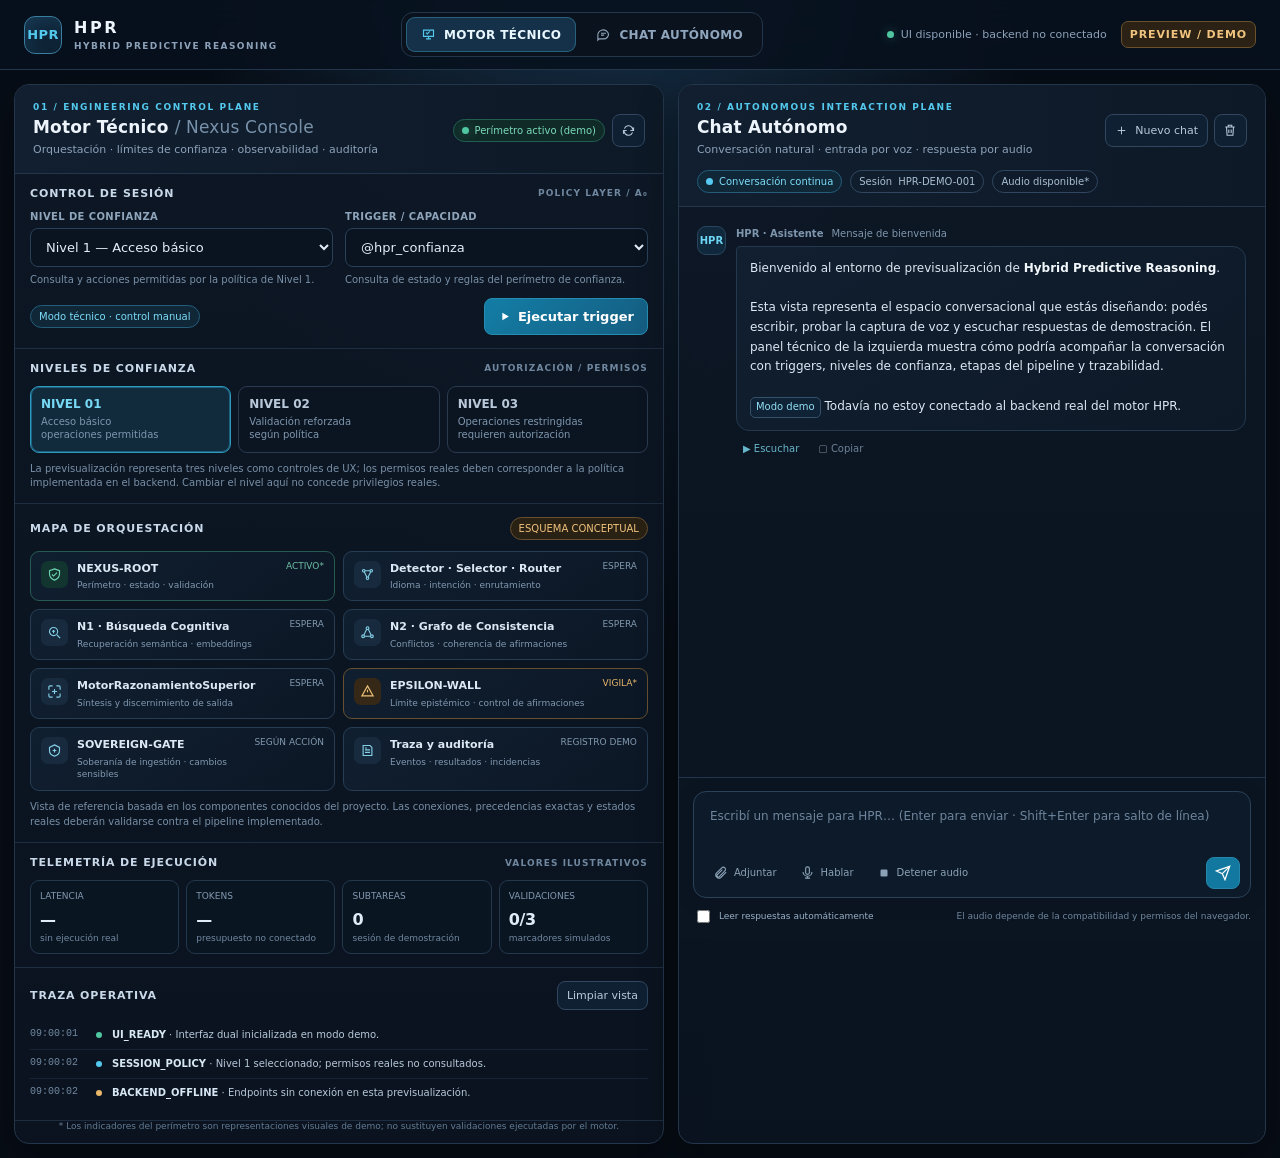
<file: HPR/imajenes y diagramas/HPR_interfaz_dual_previsualizacion.html>
<!doctype html>
<html lang="es">
<head>
<meta charset="utf-8" />
<meta name="viewport" content="width=device-width, initial-scale=1" />
<title>HPR — Interfaz Dual | Previsualización</title>
<style>
:root{--bg:#070d16;--panel:#0c1522;--panel2:#101d2c;--panel3:#132338;--line:#24364b;--line2:#30475f;--text:#edf4fb;--muted:#8da2b9;--cyan:#53c9ee;--cyan2:#209ac5;--green:#50c7a0;--amber:#e9b76a;--red:#e47783;--shadow:0 16px 42px #0005;--radius:15px;font-family:Inter,ui-sans-serif,system-ui,-apple-system,BlinkMacSystemFont,"Segoe UI",sans-serif}
*{box-sizing:border-box}body{margin:0;background:radial-gradient(ellipse at 48% -20%,#18344d 0,transparent 46%),var(--bg);color:var(--text);min-height:100vh;font-size:13px}button,select,input,textarea{font:inherit}button{cursor:pointer;color:inherit}button:focus-visible,select:focus-visible,textarea:focus-visible,input:focus-visible{outline:2px solid var(--cyan);outline-offset:2px}.app{min-height:100vh;display:flex;flex-direction:column}.topbar{height:70px;display:flex;align-items:center;justify-content:space-between;gap:20px;padding:0 24px;border-bottom:1px solid var(--line);background:#08111ddc;backdrop-filter:blur(15px);position:sticky;top:0;z-index:10}.brand{display:flex;align-items:center;gap:12px;min-width:220px}.logo{width:38px;height:38px;border:1px solid #397da0;border-radius:11px;display:grid;place-items:center;color:var(--cyan);font-weight:850;letter-spacing:.03em;background:linear-gradient(145deg,#15314a,#0b1928);box-shadow:inset 0 0 18px #2cb5df18}.brandname{font-weight:780;letter-spacing:.16em;font-size:16px}.brandname small{display:block;margin-top:4px;color:var(--muted);font-size:9px;letter-spacing:.16em;font-weight:600}.tabs{display:flex;gap:5px;padding:4px;border:1px solid var(--line);background:#09121d;border-radius:12px}.tab{border:0;background:transparent;padding:10px 15px;border-radius:9px;color:#8fa5bc;display:flex;align-items:center;gap:8px;font-size:12px;font-weight:700;letter-spacing:.03em}.tab.active{background:#153149;color:#e9f8ff;box-shadow:inset 0 0 0 1px #28617c}.tab.active svg{color:var(--cyan)}.topright{display:flex;align-items:center;gap:14px;color:var(--muted);font-size:11px}.demo-tag{border:1px solid #69512e;border-radius:7px;padding:6px 8px;color:#f0c47e;background:#2b2114;font-weight:750;letter-spacing:.08em}.sysstate{display:flex;align-items:center;gap:7px;white-space:nowrap}.dot{width:7px;height:7px;background:var(--green);border-radius:50%;box-shadow:0 0 11px #50c7a066;display:inline-block}.workspace{flex:1;display:grid;grid-template-columns:minmax(530px,1.05fr) minmax(450px,.95fr);gap:14px;padding:14px;max-width:1920px;width:100%;margin:0 auto;align-items:stretch}.pane{min-width:0;background:linear-gradient(180deg,#0d1725f5,#0a131ff5);border:1px solid var(--line);border-radius:var(--radius);overflow:hidden;display:flex;flex-direction:column;box-shadow:var(--shadow);min-height:calc(100vh - 99px)}.pane-head{padding:17px 18px 14px;border-bottom:1px solid var(--line);background:linear-gradient(90deg,#111f30,#0e1927)}.pane-head-row{display:flex;align-items:center;justify-content:space-between;gap:10px}.eyebrow{font-size:9px;letter-spacing:.18em;color:var(--cyan);font-weight:800;text-transform:uppercase}.pane-title{font-size:17px;letter-spacing:.01em;font-weight:760;margin:5px 0 0}.pane-sub{color:var(--muted);font-size:11px;margin-top:5px;line-height:1.5}.head-actions{display:flex;gap:7px;align-items:center}.iconbtn,.smallbtn,.primarybtn,.subtlebtn{border:1px solid var(--line2);border-radius:8px;background:#102033;color:#b7cada;padding:8px 10px;display:inline-flex;align-items:center;justify-content:center;gap:7px;transition:.15s ease;white-space:nowrap}.iconbtn{width:33px;height:33px;padding:0}.iconbtn:hover,.smallbtn:hover,.subtlebtn:hover{border-color:#4d7b99;background:#142a3d;color:#f0f7ff}.primarybtn{background:linear-gradient(135deg,#137ea6,#155c80);border-color:#258db2;color:white;font-weight:750;padding:10px 13px}.primarybtn:hover{filter:brightness(1.12)}.subtlebtn{background:#0c1725}.smallbtn{font-size:11px;padding:7px 9px}.pill{display:inline-flex;align-items:center;gap:6px;padding:5px 8px;border-radius:99px;border:1px solid var(--line2);color:#a9bed2;font-size:10px;white-space:nowrap}.pill.green{border-color:#225e50;background:#102a27;color:#7adbb9}.pill.cyan{border-color:#245d79;background:#102738;color:#7cddf8}.pill.amber{border-color:#67502f;background:#2a2115;color:#f0c27c}.pill.red{border-color:#653640;background:#28141b;color:#ef9ba6}.section{padding:13px 15px;border-bottom:1px solid #1e2d3f}.section-head{display:flex;justify-content:space-between;align-items:center;gap:8px;margin-bottom:11px}.section-title{font-size:11px;font-weight:800;letter-spacing:.08em;color:#c9d9e9;text-transform:uppercase}.muted{color:var(--muted)}.fieldlabel{display:block;color:#8ea5bb;font-size:10px;font-weight:700;letter-spacing:.04em;margin-bottom:6px}.controls-grid{display:grid;grid-template-columns:1fr 1fr;gap:12px}.field select,.field input{width:100%;border:1px solid #294158;border-radius:8px;background:#0a1421;color:#e2edf8;padding:10px 11px;outline:none}.select-note{color:#7990a7;font-size:10px;line-height:1.4;margin-top:6px}.control-footer{display:flex;align-items:center;justify-content:space-between;gap:10px;margin-top:11px}.confidence-strip{display:grid;grid-template-columns:repeat(3,1fr);gap:7px}.level{border:1px solid #2a3b50;border-radius:9px;background:#0b1522;padding:10px;text-align:left;min-width:0}.level strong{display:block;font-size:12px;color:#b9c9d9;margin-bottom:4px}.level span{display:block;color:#7f96ad;font-size:10px;line-height:1.35}.level.selected{background:#112b3d;border-color:#3099bf;box-shadow:inset 0 0 0 1px #1b607d}.level.selected strong{color:#78d9f5}.pipeline-wrap{position:relative}.pipeline{display:grid;grid-template-columns:1fr 1fr;gap:8px}.node{position:relative;border:1px solid #263d54;border-radius:9px;padding:9px 10px;background:linear-gradient(145deg,#101f30,#0c1725);min-width:0;display:flex;gap:9px;align-items:flex-start}.node.active{border-color:#299cc1;background:linear-gradient(145deg,#12354a,#102337)}.node.ok{border-color:#275b50}.node.warn{border-color:#66502f}.node-icon{width:27px;height:27px;flex:0 0 27px;display:grid;place-items:center;border-radius:7px;background:#182b3e;color:#83cfe6}.node.ok .node-icon{background:#12352f;color:#70d4b3}.node.warn .node-icon{background:#352817;color:#edc17a}.node-name{font-weight:730;font-size:11px;color:#dce8f4;line-height:1.4}.node-meta{font-size:9px;color:#8199b1;margin-top:3px;line-height:1.4}.node-status{margin-left:auto;font-size:9px;color:#6fbfa7;white-space:nowrap}.pipeline-caption{font-size:10px;color:#788fa6;line-height:1.45;margin-top:9px}.telemetry{display:grid;grid-template-columns:repeat(4,1fr);gap:7px}.metric{border:1px solid #24384c;border-radius:9px;background:#0a1522;padding:10px 9px;min-width:0}.metric label{display:block;font-size:9px;color:#839ab1;line-height:1.3}.metric strong{display:block;margin-top:7px;font-size:16px;letter-spacing:-.02em;color:#e0edf8}.metric small{display:block;margin-top:4px;color:#7188a0;font-size:9px}.events{display:flex;flex-direction:column;gap:0}.event{display:grid;grid-template-columns:58px 8px 1fr;gap:8px;align-items:start;padding:7px 0;border-bottom:1px solid #172537;font-size:10px}.event:last-child{border-bottom:0}.event-time{font-family:ui-monospace,monospace;color:#7189a1}.event-mark{width:6px;height:6px;border-radius:50%;margin-top:4px;background:var(--cyan)}.event-mark.good{background:var(--green)}.event-mark.warn{background:var(--amber)}.event-text{color:#b8c9d9;line-height:1.4}.event-text b{font-weight:720;color:#d8e7f4}.security-row{display:grid;grid-template-columns:repeat(3,1fr);gap:7px}.security-item{border:1px solid #263b50;border-radius:8px;padding:9px;background:#0b1623;min-width:0}.security-item strong{display:block;font-size:10px;color:#d6e4f0}.security-item span{display:block;font-size:9px;color:#8198af;margin-top:4px;line-height:1.35}.chat-pane{position:relative}.chat-pane .pane-head{padding-bottom:13px}.chat-head-controls{display:flex;gap:6px}.chat-mode-line{display:flex;align-items:center;gap:8px;margin-top:11px;flex-wrap:wrap}.chat-messages{flex:1;padding:19px 18px 14px;overflow:auto;display:flex;flex-direction:column;gap:17px;min-height:300px;max-height:calc(100vh - 330px);scroll-behavior:smooth}.message{display:flex;gap:10px;align-items:flex-start;max-width:100%}.message.user{flex-direction:row-reverse}.avatar{width:29px;height:29px;border-radius:9px;flex:0 0 29px;display:grid;place-items:center;border:1px solid #2a465e;background:#10283b;color:#6cd6f4;font-size:10px;font-weight:850}.user .avatar{background:#253243;color:#c4d1df;border-color:#425469}.message-main{min-width:0;max-width:calc(100% - 40px)}.message.user .message-main{display:flex;flex-direction:column;align-items:flex-end}.message-meta{font-size:10px;color:#7e96ad;margin:2px 0 7px;display:flex;gap:8px;align-items:center}.bubble{border:1px solid #24394e;background:linear-gradient(145deg,#111f30,#0d1927);padding:12px 13px;border-radius:4px 13px 13px 13px;color:#dce8f4;line-height:1.65;font-size:12px;overflow-wrap:anywhere}.user .bubble{border-color:#22536a;background:#123044;border-radius:13px 4px 13px 13px;color:#e5f6ff}.bubble strong{color:#f2f7fb}.bubble .inline-tag{display:inline-block;border:1px solid #35516a;background:#102235;border-radius:5px;padding:1px 5px;font-size:10px;color:#91dff4}.message-actions{display:flex;gap:5px;margin-top:7px;opacity:.82}.message-actions button{border:1px solid transparent;background:transparent;color:#839ab0;padding:4px 6px;border-radius:5px;font-size:10px;display:flex;gap:5px;align-items:center}.message-actions button:hover{border-color:#304a61;color:#d2e2ef;background:#132438}.message.user .message-actions{display:none}.response-audio{color:#7ad8ef!important}.typing{display:inline-flex;gap:4px;padding:5px 0}.typing i{width:5px;height:5px;border-radius:50%;background:#6fc6e2;animation:pulse 1s infinite alternate}.typing i:nth-child(2){animation-delay:.2s}.typing i:nth-child(3){animation-delay:.4s}@keyframes pulse{to{opacity:.25;transform:translateY(-3px)}}.chat-bottom{border-top:1px solid var(--line);background:#0b1522;padding:13px 14px 12px}.composer{border:1px solid #2a4158;background:#0d1a29;border-radius:13px;padding:8px 9px;box-shadow:0 5px 20px #0002}.composer:focus-within{border-color:#3987a8;box-shadow:0 0 0 2px #2ea6d51a}.composer textarea{width:100%;resize:none;min-height:50px;max-height:150px;border:0;outline:0;background:transparent;color:#eaf4fc;padding:7px 7px;font-size:12px;line-height:1.55}.composer textarea::placeholder{color:#6e859d}.compose-row{display:flex;align-items:center;justify-content:space-between;gap:8px;padding:3px 1px 0}.compose-tools{display:flex;align-items:center;gap:5px}.toolbtn{border:1px solid transparent;background:transparent;color:#8ba2b7;border-radius:7px;min-height:30px;padding:5px 8px;display:flex;align-items:center;gap:6px;font-size:10px}.toolbtn:hover{background:#15283a;color:#d9edf8;border-color:#2b455c}.toolbtn.recording{color:#ff9eab;border-color:#82454f;background:#311921}.sendbtn{height:32px;min-width:34px;border-radius:8px;border:1px solid #2487ab;background:#1378a0;color:white;display:grid;place-items:center}.sendbtn:disabled{opacity:.4;cursor:not-allowed}.composer-foot{display:flex;justify-content:space-between;align-items:center;margin-top:9px;color:#6f859b;font-size:9px;gap:8px}.toggle{display:inline-flex;align-items:center;gap:6px;color:#99b0c5;cursor:pointer}.toggle input{accent-color:#28acd2}.toast{position:fixed;right:20px;bottom:20px;z-index:40;max-width:350px;background:#13283b;border:1px solid #39718d;color:#e4f5ff;padding:12px 15px;border-radius:10px;box-shadow:var(--shadow);opacity:0;transform:translateY(8px);pointer-events:none;transition:.2s}.toast.show{opacity:1;transform:translateY(0)}.file-chip{display:none;margin:6px 2px 0;color:#9ddff0;font-size:10px}.file-chip.show{display:block}.footnote{padding:0 18px 12px;font-size:9px;color:#637b92;text-align:center}.mini-label{font-size:9px;letter-spacing:.12em;color:#6f879f;text-transform:uppercase;font-weight:800}.separator{height:1px;background:#1d2c3e;margin:12px 0}.hidden{display:none!important}.sr-only{position:absolute;width:1px;height:1px;overflow:hidden;clip:rect(0,0,0,0);white-space:nowrap}
@media(max-width:1080px){.workspace{grid-template-columns:minmax(0,1fr);}.pane{min-height:auto}.tech-pane{order:1}.chat-pane{order:2}.chat-messages{max-height:560px;min-height:420px}.topbar{padding:0 14px}.topright .sysstate{display:none}}
@media(max-width:650px){.topbar{height:auto;min-height:70px;flex-wrap:wrap;padding:12px;gap:10px}.brand{min-width:auto}.tabs{order:3;width:100%;}.tab{flex:1;justify-content:center;padding:9px 6px;font-size:10px}.topright{margin-left:auto}.demo-tag{font-size:9px}.workspace{padding:8px;gap:9px}.pane-head{padding:13px}.section{padding:11px}.controls-grid{grid-template-columns:1fr}.telemetry{grid-template-columns:1fr 1fr}.pipeline{grid-template-columns:1fr}.security-row{grid-template-columns:1fr}.chat-messages{padding:14px 11px;min-height:370px}.chat-bottom{padding:10px}.pane-title{font-size:15px}.head-actions .smallbtn span{display:none}}
</style>
</head>
<body>
<div class="app">
  <header class="topbar">
    <div class="brand"><div class="logo">HPR</div><div class="brandname">HPR <small>HYBRID PREDICTIVE REASONING</small></div></div>
    <nav class="tabs" aria-label="Áreas de trabajo">
      <button class="tab active" id="tab-tech" onclick="focusPane('tech')"><svg width="15" height="15" viewBox="0 0 24 24" fill="none" stroke="currentColor" stroke-width="1.8"><path d="M4 5h16v10H4zM8 19h8M12 15v4"/><path d="m8 9 2 2 4-4"/></svg> MOTOR TÉCNICO</button>
      <button class="tab" id="tab-chat" onclick="focusPane('chat')"><svg width="15" height="15" viewBox="0 0 24 24" fill="none" stroke="currentColor" stroke-width="1.8"><path d="M20 11.5a7.5 7.5 0 0 1-7.5 7.5H5l-2 2v-6a7.5 7.5 0 1 1 17-3.5Z"/><path d="M8 10h8M8 13h5"/></svg> CHAT AUTÓNOMO</button>
    </nav>
    <div class="topright"><span class="sysstate"><i class="dot"></i> UI disponible · backend no conectado</span><span class="demo-tag">PREVIEW / DEMO</span></div>
  </header>
  <main class="workspace">
    <!-- LEFT: TECHNICAL ENGINE -->
    <section class="pane tech-pane" id="tech-pane" aria-label="Motor Técnico HPR">
      <div class="pane-head">
        <div class="pane-head-row"><div><div class="eyebrow">01 / Engineering control plane</div><div class="pane-title">Motor Técnico <span style="color:#7892aa;font-weight:500">/ Nexus Console</span></div><div class="pane-sub">Orquestación · límites de confianza · observabilidad · auditoría</div></div><div class="head-actions"><span class="pill green"><i class="dot"></i> Perímetro activo (demo)</span><button class="iconbtn" title="Actualizar vista" onclick="refreshTech()"><svg width="15" height="15" viewBox="0 0 24 24" fill="none" stroke="currentColor" stroke-width="1.8"><path d="M20 7v5h-5M4 17v-5h5"/><path d="M5.5 9a7 7 0 0 1 12-2L20 12M4 12l2.5 5a7 7 0 0 0 12-2"/></svg></button></div></div>
      </div>
      <div class="section">
        <div class="section-head"><div class="section-title">Control de sesión</div><span class="mini-label">Policy layer / A₀</span></div>
        <div class="controls-grid">
          <div class="field"><label class="fieldlabel" for="confidence">NIVEL DE CONFIANZA</label><select id="confidence" onchange="confidenceChanged()"><option value="1">Nivel 1 — Acceso básico</option><option value="2">Nivel 2 — Confianza reforzada</option><option value="3">Nivel 3 — Acceso restringido</option></select><div class="select-note" id="confidence-note">Consulta y acciones permitidas por la política de Nivel 1.</div></div>
          <div class="field"><label class="fieldlabel" for="trigger">TRIGGER / CAPACIDAD</label><select id="trigger" onchange="triggerChanged()"><option value="@hpr_confianza">@hpr_confianza</option><option value="@nivel1">@nivel1</option><option value="@web_search">@web_search</option><option value="N1 · Búsqueda Cognitiva">N1 · Búsqueda Cognitiva</option><option value="N2 · Grafo de Consistencia">N2 · Grafo de Consistencia</option><option value="MotorRazonamientoSuperior">MotorRazonamientoSuperior</option><option value="SOVEREIGN-GATE">SOVEREIGN-GATE</option></select><div class="select-note" id="trigger-note">Consulta de estado y reglas del perímetro de confianza.</div></div>
        </div>
        <div class="control-footer"><span class="pill cyan" id="mode-pill">Modo técnico · control manual</span><button class="primarybtn" onclick="executeTrigger()"><svg width="13" height="13" viewBox="0 0 24 24" fill="currentColor"><path d="m8 5 12 7-12 7z"/></svg> Ejecutar trigger</button></div>
      </div>
      <div class="section">
        <div class="section-head"><div class="section-title">Niveles de confianza</div><span class="mini-label">Autorización / permisos</span></div>
        <div class="confidence-strip" role="group" aria-label="Elegir nivel de confianza">
          <button class="level selected" data-level="1" onclick="setLevel(1)"><strong>NIVEL 01</strong><span>Acceso básico<br>operaciones permitidas</span></button>
          <button class="level" data-level="2" onclick="setLevel(2)"><strong>NIVEL 02</strong><span>Validación reforzada<br>según política</span></button>
          <button class="level" data-level="3" onclick="setLevel(3)"><strong>NIVEL 03</strong><span>Operaciones restringidas<br>requieren autorización</span></button>
        </div>
        <div class="select-note" style="margin-top:9px">La previsualización representa tres niveles como controles de UX; los permisos reales deben corresponder a la política implementada en el backend. Cambiar el nivel aquí no concede privilegios reales.</div>
      </div>
      <div class="section">
        <div class="section-head"><div class="section-title">Mapa de orquestación</div><span class="pill amber" id="pipeline-status">ESQUEMA CONCEPTUAL</span></div>
        <div class="pipeline pipeline-wrap" id="pipeline">
          <div class="node ok" data-node="nexus"><div class="node-icon"><svg width="15" height="15" viewBox="0 0 24 24" fill="none" stroke="currentColor" stroke-width="1.8"><path d="M12 3 20 6v5c0 5-3.5 8-8 10-4.5-2-8-5-8-10V6z"/><path d="m8 12 2.5 2.5L16 9"/></svg></div><div><div class="node-name">NEXUS-ROOT</div><div class="node-meta">Perímetro · estado · validación</div></div><span class="node-status">ACTIVO*</span></div>
          <div class="node" data-node="router"><div class="node-icon"><svg width="15" height="15" viewBox="0 0 24 24" fill="none" stroke="currentColor" stroke-width="1.8"><circle cx="6" cy="6" r="2"/><circle cx="18" cy="6" r="2"/><circle cx="12" cy="18" r="2"/><path d="M8 6h8M7 8l4 8m6-8-4 8"/></svg></div><div><div class="node-name">Detector · Selector · Router</div><div class="node-meta">Idioma · intención · enrutamiento</div></div><span class="node-status" style="color:#8299af">ESPERA</span></div>
          <div class="node" data-node="n1"><div class="node-icon"><svg width="15" height="15" viewBox="0 0 24 24" fill="none" stroke="currentColor" stroke-width="1.8"><circle cx="10.5" cy="10.5" r="6.5"/><path d="m16 16 5 5M8 10h5M10.5 8v5"/></svg></div><div><div class="node-name">N1 · Búsqueda Cognitiva</div><div class="node-meta">Recuperación semántica · embeddings</div></div><span class="node-status" style="color:#8299af">ESPERA</span></div>
          <div class="node" data-node="n2"><div class="node-icon"><svg width="15" height="15" viewBox="0 0 24 24" fill="none" stroke="currentColor" stroke-width="1.8"><circle cx="12" cy="5" r="2.2"/><circle cx="5" cy="18" r="2.2"/><circle cx="19" cy="18" r="2.2"/><path d="m10.7 6.7-4.4 9.1m7-9.1 4.4 9.1M7.2 18h9.6"/></svg></div><div><div class="node-name">N2 · Grafo de Consistencia</div><div class="node-meta">Conflictos · coherencia de afirmaciones</div></div><span class="node-status" style="color:#8299af">ESPERA</span></div>
          <div class="node" data-node="reasoner"><div class="node-icon"><svg width="15" height="15" viewBox="0 0 24 24" fill="none" stroke="currentColor" stroke-width="1.8"><path d="M9 3H5a2 2 0 0 0-2 2v4m12-6h4a2 2 0 0 1 2 2v4M3 15v4a2 2 0 0 0 2 2h4m6 0h4a2 2 0 0 0 2-2v-4"/><path d="M8 12h8m-4-4v8"/></svg></div><div><div class="node-name">MotorRazonamientoSuperior</div><div class="node-meta">Síntesis y discernimiento de salida</div></div><span class="node-status" style="color:#8299af">ESPERA</span></div>
          <div class="node warn" data-node="epsilon"><div class="node-icon"><svg width="15" height="15" viewBox="0 0 24 24" fill="none" stroke="currentColor" stroke-width="1.8"><path d="M12 3 21 19H3z"/><path d="M12 9v4m0 3h.01"/></svg></div><div><div class="node-name">EPSILON-WALL</div><div class="node-meta">Límite epistémico · control de afirmaciones</div></div><span class="node-status" style="color:#e9b76a">VIGILA*</span></div>
          <div class="node" data-node="sovereign"><div class="node-icon"><svg width="15" height="15" viewBox="0 0 24 24" fill="none" stroke="currentColor" stroke-width="1.8"><path d="M12 3 20 7v5c0 5-4 8-8 9-4-1-8-4-8-9V7z"/><path d="M9 12h6m-3-3v6"/></svg></div><div><div class="node-name">SOVEREIGN-GATE</div><div class="node-meta">Soberanía de ingestión · cambios sensibles</div></div><span class="node-status" style="color:#8299af">SEGÚN ACCIÓN</span></div>
          <div class="node" data-node="audit"><div class="node-icon"><svg width="15" height="15" viewBox="0 0 24 24" fill="none" stroke="currentColor" stroke-width="1.8"><path d="M8 4h8l3 3v13H5V4z"/><path d="M8 11h8M8 15h8M8 8h3"/></svg></div><div><div class="node-name">Traza y auditoría</div><div class="node-meta">Eventos · resultados · incidencias</div></div><span class="node-status" style="color:#8299af">REGISTRO DEMO</span></div>
        </div>
        <div class="pipeline-caption">Vista de referencia basada en los componentes conocidos del proyecto. Las conexiones, precedencias exactas y estados reales deberán validarse contra el pipeline implementado.</div>
      </div>
      <div class="section">
        <div class="section-head"><div class="section-title">Telemetría de ejecución</div><span class="mini-label">Valores ilustrativos</span></div>
        <div class="telemetry">
          <div class="metric"><label>LATENCIA</label><strong id="latency">—</strong><small id="latency-sub">sin ejecución real</small></div>
          <div class="metric"><label>TOKENS</label><strong id="tokens">—</strong><small>presupuesto no conectado</small></div>
          <div class="metric"><label>SUBTAREAS</label><strong id="subtasks">0</strong><small>sesión de demostración</small></div>
          <div class="metric"><label>VALIDACIONES</label><strong id="validations">0/3</strong><small>marcadores simulados</small></div>
        </div>
      </div>
      <div class="section" style="flex:1;min-height:130px">
        <div class="section-head"><div class="section-title">Traza operativa</div><button class="smallbtn" onclick="clearEvents()">Limpiar vista</button></div>
        <div class="events" id="events" aria-live="polite">
          <div class="event"><span class="event-time">09:00:01</span><i class="event-mark good"></i><div class="event-text"><b>UI_READY</b> · Interfaz dual inicializada en modo demo.</div></div>
          <div class="event"><span class="event-time">09:00:02</span><i class="event-mark"></i><div class="event-text"><b>SESSION_POLICY</b> · Nivel 1 seleccionado; permisos reales no consultados.</div></div>
          <div class="event"><span class="event-time">09:00:02</span><i class="event-mark warn"></i><div class="event-text"><b>BACKEND_OFFLINE</b> · Endpoints sin conexión en esta previsualización.</div></div>
        </div>
      </div>
      <div class="footnote">* Los indicadores del perímetro son representaciones visuales de demo; no sustituyen validaciones ejecutadas por el motor.</div>
    </section>

    <!-- RIGHT: CONVERSATIONAL CHAT -->
    <section class="pane chat-pane" id="chat-pane" aria-label="Chat Autónomo HPR">
      <div class="pane-head">
        <div class="pane-head-row"><div><div class="eyebrow">02 / Autonomous interaction plane</div><div class="pane-title">Chat Autónomo</div><div class="pane-sub">Conversación natural · entrada por voz · respuesta por audio</div></div><div class="chat-head-controls"><button class="smallbtn" title="Crear conversación nueva" onclick="newChat()"><svg width="13" height="13" viewBox="0 0 24 24" fill="none" stroke="currentColor" stroke-width="1.8"><path d="M12 5v14M5 12h14"/></svg><span>Nuevo chat</span></button><button class="iconbtn" title="Borrar conversación" onclick="clearChat()"><svg width="14" height="14" viewBox="0 0 24 24" fill="none" stroke="currentColor" stroke-width="1.8"><path d="M4 7h16M10 11v6m4-6v6M6 7l1 14h10l1-14M9 7V4h6v3"/></svg></button></div></div>
        <div class="chat-mode-line"><span class="pill cyan"><i class="dot" style="background:#55c9ef;box-shadow:none"></i> Conversación continua</span><span class="pill">Sesión <span id="session-id">HPR-DEMO-001</span></span><span class="pill" id="voice-support">Audio: comprobando navegador…</span></div>
      </div>
      <div class="chat-messages" id="messages" aria-live="polite" aria-label="Mensajes de conversación">
        <div class="message assistant" data-role="assistant"><div class="avatar">HPR</div><div class="message-main"><div class="message-meta"><strong>HPR · Asistente</strong><span>Mensaje de bienvenida</span></div><div class="bubble">Bienvenido al entorno de previsualización de <strong>Hybrid Predictive Reasoning</strong>.<br><br>Esta vista representa el espacio conversacional que estás diseñando: podés escribir, probar la captura de voz y escuchar respuestas de demostración. El panel técnico de la izquierda muestra cómo podría acompañar la conversación con triggers, niveles de confianza, etapas del pipeline y trazabilidad.<br><br><span class="inline-tag">Modo demo</span> Todavía no estoy conectado al backend real del motor HPR.</div><div class="message-actions"><button class="response-audio" onclick="speakMessage(this)">▶ Escuchar</button><button onclick="copyMessage(this)">▢ Copiar</button></div></div></div>
      </div>
      <div class="chat-bottom">
        <div class="composer">
          <textarea id="prompt" rows="2" placeholder="Escribí un mensaje para HPR… (Enter para enviar · Shift+Enter para salto de línea)" aria-label="Mensaje para HPR"></textarea>
          <div class="file-chip" id="file-chip"></div>
          <div class="compose-row"><div class="compose-tools">
            <button class="toolbtn" title="Adjuntar archivo (solo vista previa en este prototipo)" onclick="document.getElementById('file-input').click()"><svg width="15" height="15" viewBox="0 0 24 24" fill="none" stroke="currentColor" stroke-width="1.8"><path d="m21 11.5-8.5 8.5a5 5 0 0 1-7-7L14 4.5a3.5 3.5 0 0 1 5 5L10 18.5a2 2 0 0 1-3-3l8-8"/></svg> Adjuntar</button>
            <input id="file-input" type="file" class="hidden" multiple onchange="filesSelected(this.files)" />
            <button class="toolbtn" id="mic-button" title="Dictar un mensaje" onclick="toggleMic()"><svg width="15" height="15" viewBox="0 0 24 24" fill="none" stroke="currentColor" stroke-width="1.8"><rect x="9" y="3" width="6" height="12" rx="3"/><path d="M5 11a7 7 0 0 0 14 0M12 18v3m-4 0h8"/></svg> <span id="mic-label">Hablar</span></button>
            <button class="toolbtn" title="Detener voz de respuesta" onclick="stopSpeaking()"><svg width="14" height="14" viewBox="0 0 24 24" fill="currentColor"><rect x="6" y="6" width="12" height="12" rx="2"/></svg> Detener audio</button>
          </div><button class="sendbtn" id="send-button" title="Enviar mensaje" onclick="sendMessage()"><svg width="16" height="16" viewBox="0 0 24 24" fill="none" stroke="currentColor" stroke-width="1.9"><path d="M22 2 15 22l-4-9-9-4Z"/><path d="M22 2 11 13"/></svg></button></div>
        </div>
        <div class="composer-foot"><label class="toggle"><input type="checkbox" id="autoplay" /> Leer respuestas automáticamente</label><span>El audio depende de la compatibilidad y permisos del navegador.</span></div>
      </div>
    </section>
  </main>
</div>
<div class="toast" id="toast" role="status"></div>
<script>
const $=id=>document.getElementById(id);
let recognition=null, listening=false, lastUserText='', lastAssistantText='', attachedFiles=[], toastTimer=null, responseCounter=0;
const triggerDescriptions={
 '@hpr_confianza':'Consulta de estado y reglas del perímetro de confianza.',
 '@nivel1':'Solicita el perfil de interacción asociado a Nivel 1.',
 '@web_search':'Activa la intención de búsqueda web; requiere backend conectado para ejecutar una búsqueda real.',
 'N1 · Búsqueda Cognitiva':'Recuperación semántica y puntuación de relevancia mediante embeddings.',
 'N2 · Grafo de Consistencia':'Inspección de relaciones y detección de conflictos entre afirmaciones.',
 'MotorRazonamientoSuperior':'Área propuesta para síntesis, evaluación y discernimiento de resultados.',
 'SOVEREIGN-GATE':'Control de soberanía de ingestión y cambios sensibles; no concede permisos desde la UI.'
};
const levelNotes={1:'Consulta y acciones permitidas por la política de Nivel 1.',2:'Controles reforzados representados en UI; permisos reales deben validarse en backend.',3:'Las operaciones restringidas requieren autorización real. Esta demo no concede privilegios.'};
function showToast(message){const t=$('toast');t.textContent=message;t.classList.add('show');clearTimeout(toastTimer);toastTimer=setTimeout(()=>t.classList.remove('show'),3200)}
function stamp(){return new Date().toLocaleTimeString('es-UY',{hour12:false,hour:'2-digit',minute:'2-digit',second:'2-digit'})}
function addEvent(code,message,kind='normal'){const row=document.createElement('div');row.className='event';const time=document.createElement('span');time.className='event-time';time.textContent=stamp();const mark=document.createElement('i');mark.className='event-mark '+(kind==='good'?'good':kind==='warn'?'warn':'');const txt=document.createElement('div');txt.className='event-text';const b=document.createElement('b');b.textContent=code;txt.append(b,document.createTextNode(' · '+message));row.append(time,mark,txt);$('events').prepend(row)}
function confidenceChanged(){const level=+$('confidence').value;$('confidence-note').textContent=levelNotes[level];document.querySelectorAll('.level').forEach(el=>el.classList.toggle('selected',+el.dataset.level===level));addEvent('CONFIDENCE_UI',`Nivel ${level} seleccionado en la previsualización. No equivale a autorización real.`,level===3?'warn':'normal')}
function setLevel(level){$('confidence').value=String(level);confidenceChanged()}
function triggerChanged(){const trigger=$('trigger').value;$('trigger-note').textContent=triggerDescriptions[trigger]||'Trigger seleccionado.';addEvent('TRIGGER_SELECTED',`${trigger} seleccionado; no se ha ejecutado.`, 'normal')}
function executeTrigger(){const trigger=$('trigger').value;const level=+$('confidence').value;addEvent('TRIGGER_REQUEST',`Solicitud de ejecución: ${trigger} · Nivel ${level}.`, 'warn');if(trigger==='SOVEREIGN-GATE'||level===3){addEvent('AUTH_REQUIRED','Una operación sensible debe validar permisos con el backend real.','warn');showToast('Simulación: esta acción requiere autorización validada por el backend.');return}if(trigger==='@web_search'){addEvent('BACKEND_UNAVAILABLE','@web_search seleccionado, pero no existe conexión de búsqueda en esta demo.','warn');showToast('El trigger está representado; la búsqueda real requiere el backend.');return}runFakePipeline(trigger);showToast(`Ejecución simulada de ${trigger}`)}
function runFakePipeline(trigger){const nodes=[...document.querySelectorAll('.node')];nodes.forEach(n=>{n.classList.remove('active');const s=n.querySelector('.node-status');if(s&&s.textContent!=='ACTIVO*'&&s.textContent!=='VIGILA*')s.textContent='ESPERA'});let chosen=['router','n1','n2','reasoner','epsilon','audit'];if(trigger==='N1 · Búsqueda Cognitiva')chosen=['router','n1','epsilon','audit'];if(trigger==='N2 · Grafo de Consistencia')chosen=['router','n2','epsilon','audit'];if(trigger==='MotorRazonamientoSuperior')chosen=['reasoner','epsilon','audit'];chosen.forEach((key,i)=>{const node=document.querySelector(`[data-node="${key}"]`);if(node){node.classList.add(i===chosen.length-1?'ok':'active');const s=node.querySelector('.node-status');if(s)s.textContent=i===chosen.length-1?'REGISTRADO':'DEMO'}});$('pipeline-status').textContent='SIMULACIÓN COMPLETADA';$('pipeline-status').className='pill cyan';$('latency').textContent='—';$('latency-sub').textContent='sin dato real';$('tokens').textContent='—';$('subtasks').textContent=String(chosen.length);$('validations').textContent='3/3*';addEvent('PIPELINE_DEMO',`${trigger} recorrido en una simulación visual: ${chosen.length} componentes mostrados.`, 'good');addEvent('TRACE_NOTE','Métricas reales no disponibles; no se han medido latencia ni tokens.', 'warn')}
function refreshTech(){addEvent('UI_REFRESH','Panel técnico actualizado; telemetría sigue siendo ilustrativa.','normal');showToast('Vista actualizada. No se consultó ningún servicio externo.')}
function clearEvents(){$('events').innerHTML='';addEvent('TRACE_CLEARED','Vista de eventos limpiada localmente.','normal')}
function focusPane(which){$('tab-tech').classList.toggle('active',which==='tech');$('tab-chat').classList.toggle('active',which==='chat');if(window.innerWidth<=1080){$(which==='tech'?'tech-pane':'chat-pane').scrollIntoView({behavior:'smooth',block:'start'})}}
function esc(text){return String(text).replace(/[&<>"']/g,c=>({'&':'&amp;','<':'&lt;','>':'&gt;','"':'&quot;',"'":'&#39;'}[c]))}
function appendMessage(role,text,options={}){const msg=document.createElement('div');msg.className='message '+role;msg.dataset.role=role;const av=document.createElement('div');av.className='avatar';av.textContent=role==='assistant'?'HPR':'DR';const main=document.createElement('div');main.className='message-main';const meta=document.createElement('div');meta.className='message-meta';const name=document.createElement('strong');name.textContent=role==='assistant'?'HPR · Asistente':'Vos';meta.appendChild(name);const time=document.createElement('span');time.textContent=options.label||stamp();meta.appendChild(time);const bubble=document.createElement('div');bubble.className='bubble';bubble.textContent=text;main.append(meta,bubble);if(role==='assistant'){const actions=document.createElement('div');actions.className='message-actions';const listen=document.createElement('button');listen.className='response-audio';listen.textContent='▶ Escuchar';listen.onclick=()=>speakText(text);const copy=document.createElement('button');copy.textContent='▢ Copiar';copy.onclick=()=>copyText(text);const regen=document.createElement('button');regen.textContent='↻ Regenerar';regen.onclick=()=>regenerate();actions.append(listen,copy,regen);main.append(actions);lastAssistantText=text}msg.append(av,main);$('messages').append(msg);$('messages').scrollTop=$('messages').scrollHeight;return msg}
function showTyping(){const msg=document.createElement('div');msg.className='message assistant';msg.id='typing-message';const av=document.createElement('div');av.className='avatar';av.textContent='HPR';const main=document.createElement('div');main.className='message-main';const meta=document.createElement('div');meta.className='message-meta';meta.textContent='HPR · Preparando respuesta de demostración';const bubble=document.createElement('div');bubble.className='bubble';bubble.innerHTML='<span class="typing"><i></i><i></i><i></i></span>';main.append(meta,bubble);msg.append(av,main);$('messages').append(msg);$('messages').scrollTop=$('messages').scrollHeight}
function removeTyping(){const n=$('typing-message');if(n)n.remove()}
function fakeReply(text){const t=text.toLowerCase();if(t.includes('trigger')||t.includes('confianza'))return 'En esta previsualización, los triggers y los niveles de confianza se gestionan desde el panel técnico de la izquierda. La selección puede actualizar la traza visual, pero los permisos y las ejecuciones reales deben validarse en el backend HPR. ¿Querés inspeccionar un trigger específico o el recorrido del pipeline?';if(t.includes('pipeline')||t.includes('n1')||t.includes('n2')||t.includes('grafo'))return 'El mapa representa los componentes conocidos: NEXUS-ROOT como perímetro, detector/selector y enrutamiento, N1 Búsqueda Cognitiva, N2 Grafo de Consistencia, MotorRazonamientoSuperior, EPSILON-WALL y SOVEREIGN-GATE. La disposición es una vista conceptual; el orden y las dependencias definitivas deben confirmarse con el código ejecutable.';if(t.includes('audio')||t.includes('voz')||t.includes('micrófono'))return 'La interfaz contempla voz de entrada mediante el reconocimiento de voz disponible en el navegador y voz de salida mediante síntesis de voz. Probá el botón “Hablar” para dictar y “Escuchar” bajo una respuesta para reproducirla. La compatibilidad depende del navegador y de sus permisos; en esta demo, la respuesta no viene del motor real.';return `Recibí tu mensaje: “${text}”.\n\nEsta es una respuesta de demostración local para probar el flujo conversacional, los controles de audio y la interacción con el panel técnico. Todavía no hay un modelo ni el backend HPR conectado a esta interfaz.\n\nEn la implementación real, esta solicitud debería viajar al endpoint conversacional, respetar las políticas de confianza y seguridad y devolver una respuesta vinculada a su traza de ejecución.`}
function sendMessage(){const box=$('prompt');const text=box.value.trim();if(!text&&!attachedFiles.length)return;if(!text&&attachedFiles.length){showToast('Se detectaron adjuntos, pero la demo no procesa su contenido. Escribí una instrucción para continuar.');return}lastUserText=text;appendMessage('user',text);box.value='';box.style.height='auto';const names=attachedFiles.slice();if(names.length){addEvent('ATTACHMENT_UI',`${names.length} archivo(s) añadidos a la composición; contenido no procesado.`,'warn');attachedFiles=[];$('file-input').value='';$('file-chip').classList.remove('show');$('file-chip').textContent=''}addEvent('CHAT_INPUT',`Entrada conversacional recibida (${text.length} caracteres); respuesta simulada.`, 'normal');showTyping();$('send-button').disabled=true;setTimeout(()=>{removeTyping();const response=fakeReply(text);appendMessage('assistant',response);$('send-button').disabled=false;responseCounter++;$('subtasks').textContent=String(responseCounter);addEvent('CHAT_RESPONSE_DEMO','Respuesta local de demostración generada; sin inferencia del backend.','warn');if($('autoplay').checked)speakText(response)},650)}
function regenerate(){if(!lastUserText){showToast('Todavía no hay un mensaje para regenerar.');return}const msgs=[...$('messages').querySelectorAll('.message.assistant')];const last=msgs[msgs.length-1];if(last&&last.id!=='typing-message'&&last.dataset.role==='assistant'&&last.querySelector('.message-meta')?.textContent.includes('Bienvenida')){}showToast('Respuesta regenerada en modo demo.');const response=fakeReply(lastUserText);appendMessage('assistant',response,{label:'Regenerada · '+stamp()});addEvent('CHAT_REGENERATE','Nueva versión de respuesta simulada.','warn');if($('autoplay').checked)speakText(response)}
function clearChat(){stopSpeaking();$('messages').innerHTML='';lastUserText='';lastAssistantText='';addEvent('CHAT_CLEARED','Historial visual eliminado localmente.','normal');showToast('Conversación limpiada.')}
function newChat(){clearChat();const id='HPR-DEMO-'+Math.random().toString(36).slice(2,6).toUpperCase();$('session-id').textContent=id;appendMessage('assistant','Nueva sesión de previsualización iniciada. ¿Qué querés explorar del entorno HPR? Recordá que las respuestas y ejecuciones de esta interfaz son demostrativas hasta conectar el backend.');addEvent('SESSION_NEW',`Sesión visual creada: ${id}.`,'good')}
function copyText(text){if(navigator.clipboard&&navigator.clipboard.writeText){navigator.clipboard.writeText(text).then(()=>showToast('Respuesta copiada.')).catch(()=>fallbackCopy(text))}else fallbackCopy(text)}function fallbackCopy(text){const ta=document.createElement('textarea');ta.value=text;document.body.append(ta);ta.select();try{document.execCommand('copy');showToast('Texto copiado.')}catch(e){showToast('No se pudo copiar automáticamente; seleccioná el texto manualmente.')}ta.remove()}
function copyMessage(button){const bubble=button.closest('.message-main').querySelector('.bubble');if(bubble)copyText(bubble.innerText)}function speakMessage(button){const bubble=button.closest('.message-main').querySelector('.bubble');if(bubble)speakText(bubble.innerText)}
function speakText(text){if(!('speechSynthesis'in window)){showToast('Este navegador no ofrece síntesis de voz.');addEvent('TTS_UNAVAILABLE','SpeechSynthesis no está disponible.','warn');return}window.speechSynthesis.cancel();const utterance=new SpeechSynthesisUtterance(text);utterance.lang='es-UY';utterance.rate=1;utterance.pitch=1;utterance.onstart=()=>showToast('Reproduciendo respuesta…');utterance.onend=()=>addEvent('TTS_FINISHED','Reproducción de voz finalizada en el navegador.','good');utterance.onerror=()=>showToast('No se pudo reproducir el audio en este navegador.');window.speechSynthesis.speak(utterance);addEvent('TTS_START','Solicitud de síntesis de voz enviada al navegador.','normal')}
function stopSpeaking(){if('speechSynthesis'in window)window.speechSynthesis.cancel();addEvent('TTS_STOP','Reproducción de audio detenida.','normal')}
function setupSpeech(){const SR=window.SpeechRecognition||window.webkitSpeechRecognition;const supported=!!SR&&('speechSynthesis'in window);$('voice-support').textContent=supported?'Audio disponible*':'Audio parcial / no compatible';if(!SR){$('mic-button').title='Reconocimiento de voz no compatible con este navegador';}if(SR){recognition=new SR();recognition.lang='es-UY';recognition.interimResults=true;recognition.continuous=false;let finalText='';recognition.onstart=()=>{listening=true;$('mic-button').classList.add('recording');$('mic-label').textContent='Escuchando…';$('prompt').placeholder='Te estoy escuchando…';addEvent('MIC_START','Captura de voz activada por el usuario.','normal')};recognition.onresult=e=>{let interim='';for(let i=e.resultIndex;i<e.results.length;i++){const result=e.results[i];if(result.isFinal)finalText+=result[0].transcript;else interim+=result[0].transcript}$('prompt').value=(finalText+' '+interim).trim();autoResize();};recognition.onerror=e=>{showToast('Reconocimiento de voz: '+e.error);addEvent('MIC_ERROR',`Error del navegador: ${e.error}`,'warn')};recognition.onend=()=>{listening=false;$('mic-button').classList.remove('recording');$('mic-label').textContent='Hablar';$('prompt').placeholder='Escribí un mensaje para HPR… (Enter para enviar · Shift+Enter para salto de línea)';if($('prompt').value.trim())showToast('Transcripción lista: revisala y presioná enviar.');};}}
function toggleMic(){if(!recognition){showToast('El reconocimiento de voz no está disponible en este navegador. Probá una versión compatible de Chrome o Edge.');addEvent('MIC_UNAVAILABLE','SpeechRecognition no soportado; el chat escrito sigue disponible.','warn');return}if(listening){recognition.stop();return}try{$('prompt').focus();recognition.start()}catch(e){showToast('No se pudo iniciar el micrófono. Revisá permisos o si ya está activo.')}}
function filesSelected(files){attachedFiles=Array.from(files).map(f=>f.name);if(attachedFiles.length){$('file-chip').textContent='Adjuntos seleccionados (no procesados en demo): '+attachedFiles.join(', ');$('file-chip').classList.add('show');showToast(`${attachedFiles.length} archivo(s) añadidos a la composición.`)}}
function autoResize(){const ta=$('prompt');ta.style.height='auto';ta.style.height=Math.min(ta.scrollHeight,150)+'px'}
$('prompt').addEventListener('keydown',e=>{if(e.key==='Enter'&&!e.shiftKey){e.preventDefault();sendMessage()}});$('prompt').addEventListener('input',autoResize);
setupSpeech();
</script>
</body>
</html>
</file>
